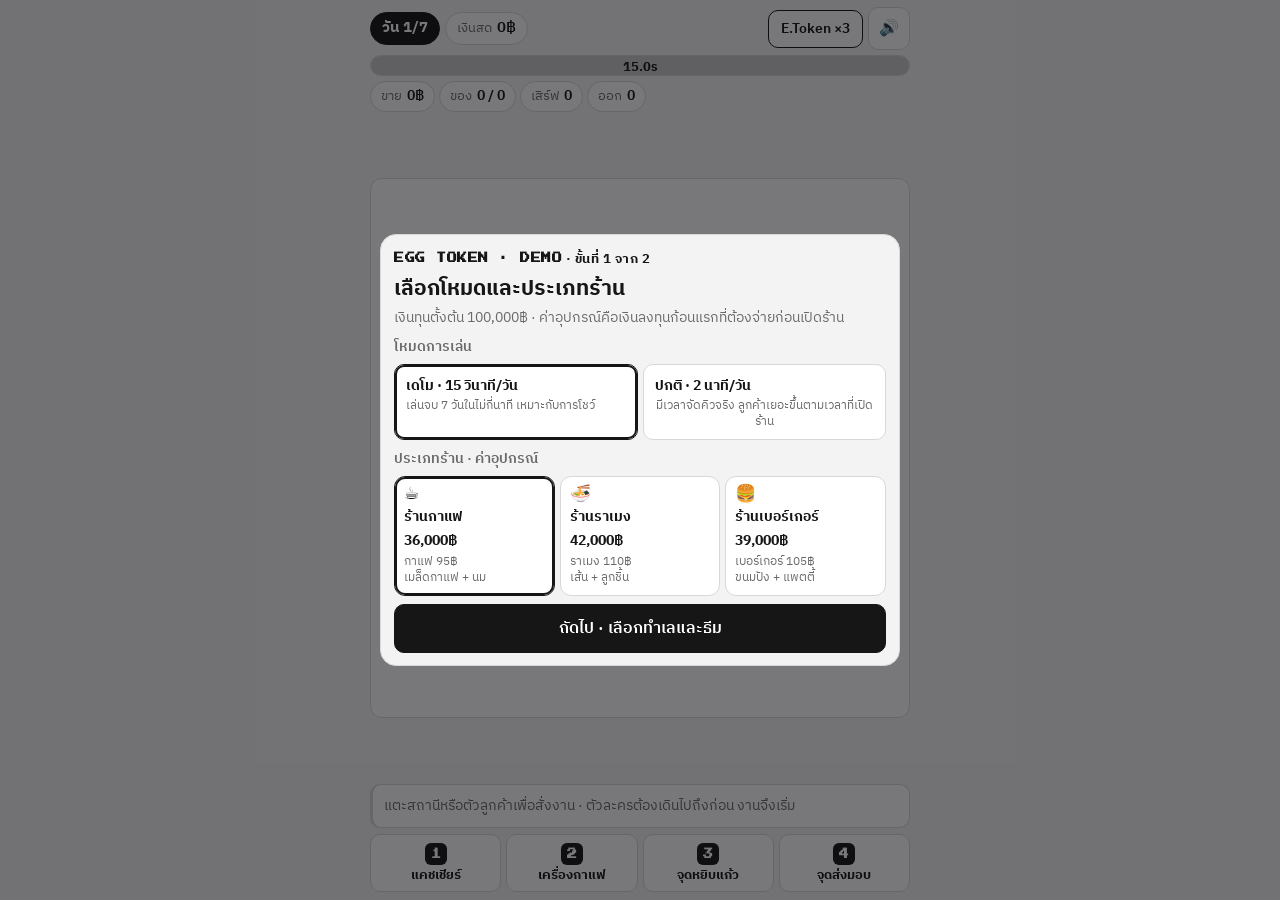
<file: index.html>
<!DOCTYPE html>
<html lang="th">
<head>
<meta charset="utf-8">
<meta name="viewport" content="width=device-width, initial-scale=1, viewport-fit=cover">
<title>Egg Token · เกมบริหารร้าน (เดโม)</title>
<meta name="description" content="เดโมเกมบริหารร้านแบบ Pixel Art — ลงมือทำเองก่อน แล้วค่อยตัดสินใจว่าจะจ้างคน ซื้ออุปกรณ์ หรือใช้ E.Token ตรงไหน">
<link rel="preconnect" href="https://fonts.googleapis.com">
<link rel="preconnect" href="https://fonts.gstatic.com" crossorigin>
<link href="https://fonts.googleapis.com/css2?family=IBM+Plex+Sans+Thai:wght@400;500;600;700&family=Press+Start+2P&display=swap" rel="stylesheet">
<link rel="stylesheet" href="css/game.css">
</head>
<body data-theme="modern">

<div class="wrap">
  <header class="hud">
    <div class="hud-row">
      <span class="chip solo" id="hud-day">วัน 1/7</span>
      <span class="chip"><i>เงินสด</i><b id="hud-cash">0฿</b></span>
      <span class="spacer"></span>
      <button id="hud-token" class="btn token">E.Token ×3</button>
      <button id="hud-mute" class="btn icon" title="เสียง">🔊</button>
    </div>
    <div class="timer"><div class="timer-fill" id="hud-bar"></div><span id="hud-clock">15.0s</span></div>
    <div class="hud-row small">
      <span class="chip"><i>ขาย</i><b id="hud-sales">0฿</b></span>
      <span class="chip"><i>ของ</i><b id="hud-stock">0 / 0</b></span>
      <span class="chip"><i>เสิร์ฟ</i><b id="hud-served">0</b></span>
      <span class="chip"><i>ออก</i><b id="hud-left">0</b></span>
      <span class="chip hidden"><i>★</i><b id="hud-rating">0.0</b></span>
    </div>
  </header>

  <div class="stage" id="stage">
    <canvas id="game" width="192" height="192" aria-label="หน้าร้าน"></canvas>
    <div id="toast" class="toast hidden"></div>
  </div>

  <div id="hint" class="hint">แตะสถานีหรือตัวลูกค้าเพื่อสั่งงาน · ตัวละครต้องเดินไปถึงก่อน งานจึงเริ่ม</div>

  <div id="stations" class="stations"></div>
</div>

<div id="overlay" class="overlay hidden"><div id="sheet" class="sheet"></div></div>

<script src="js/config.js"></script>
<script src="js/sprites.js"></script>
<script src="js/audio.js"></script>
<script src="js/world.js"></script>
<script src="js/actors.js"></script>
<script src="js/game.js"></script>
<script src="js/ui.js"></script>
</body>
</html>
</file>
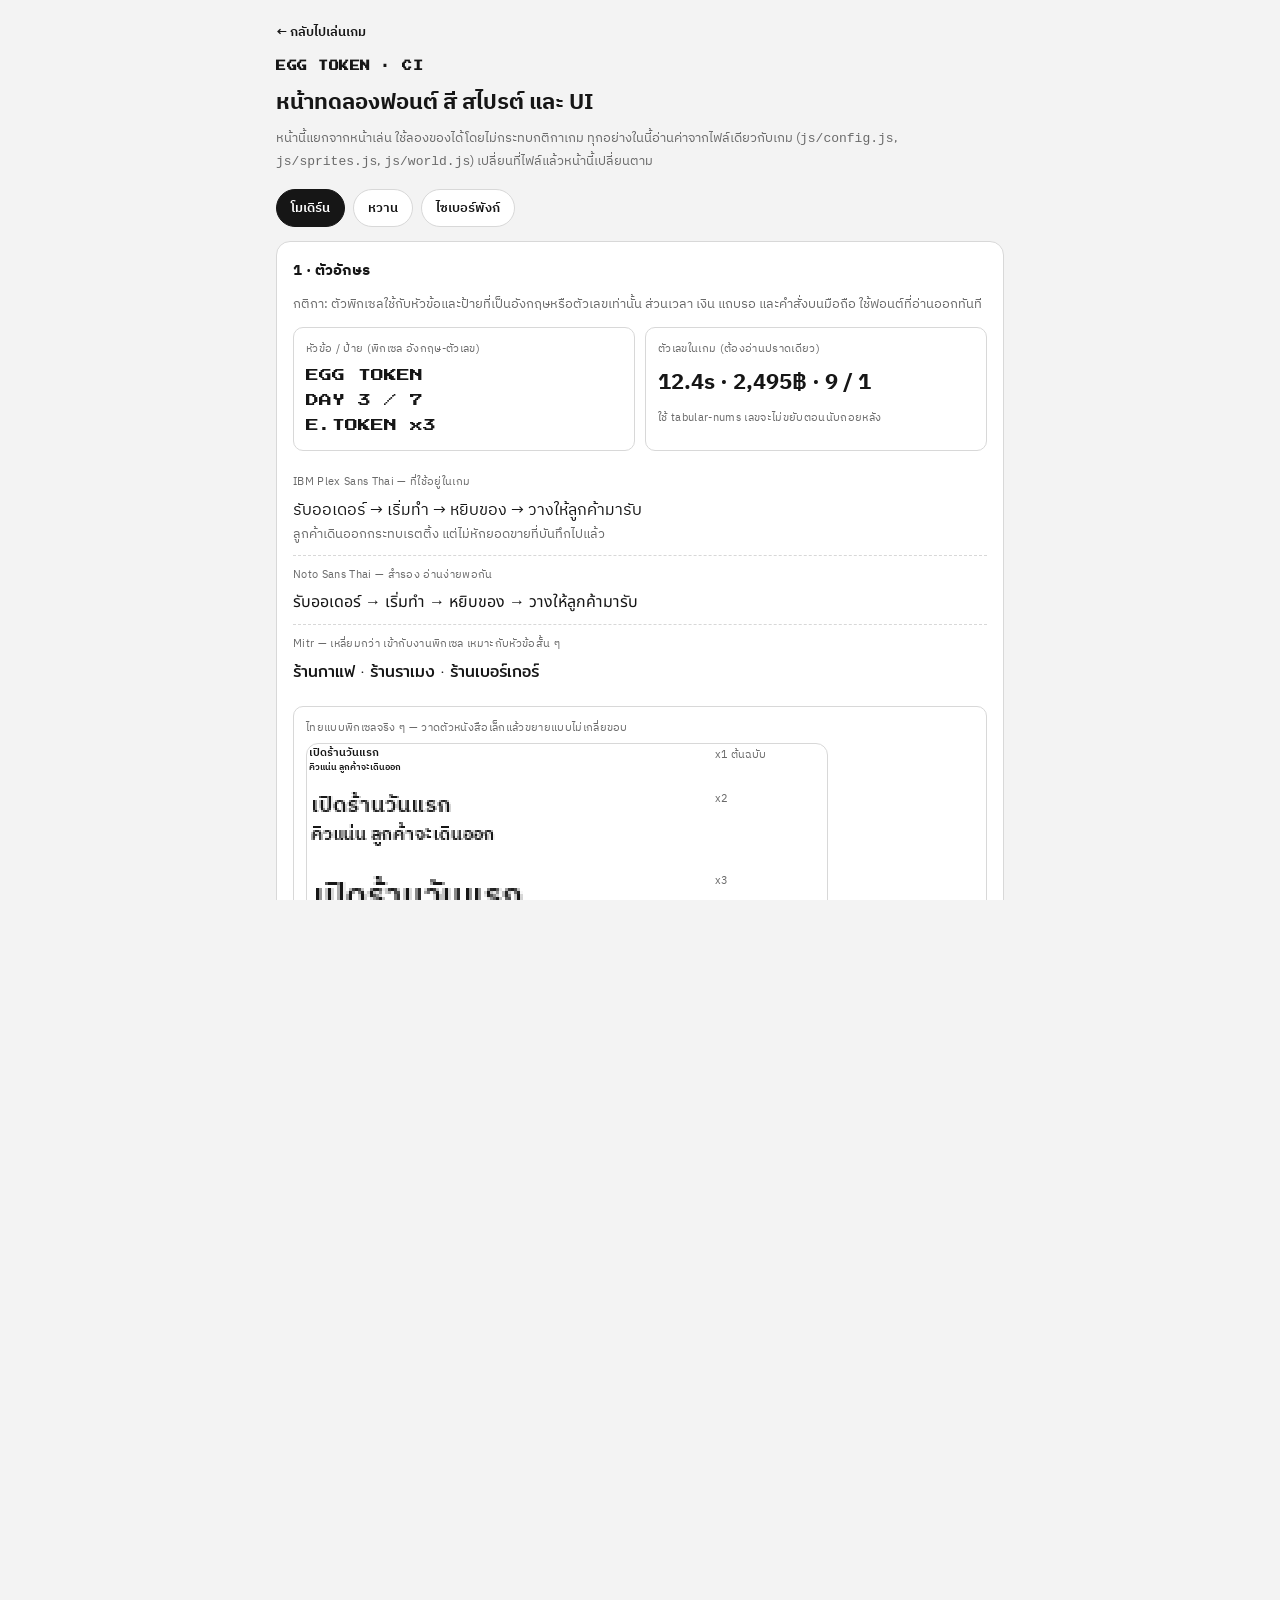
<file: ci.html>
<!DOCTYPE html>
<html lang="th">
<head>
<meta charset="utf-8">
<meta name="viewport" content="width=device-width, initial-scale=1">
<title>Egg Token · CI หน้าทดลองฟอนต์ สี และสไปรต์</title>
<link rel="preconnect" href="https://fonts.googleapis.com">
<link rel="preconnect" href="https://fonts.gstatic.com" crossorigin>
<link href="https://fonts.googleapis.com/css2?family=IBM+Plex+Sans+Thai:wght@400;500;600;700&family=Mitr:wght@400;500;600&family=Noto+Sans+Thai:wght@400;600;700&family=Press+Start+2P&display=swap" rel="stylesheet">
<link rel="stylesheet" href="css/game.css">
<style>
  .page { max-width: 760px; margin: 0 auto; padding: 18px 16px 60px; }
  .page h1 { font-size: 22px; margin: 0 0 6px; }
  .page h2 { font-size: 15px; margin: 0 0 10px; color: var(--text); font-weight: 700; }
  .sec { background: var(--panel); border: 1px solid var(--line); border-radius: 14px; padding: 16px; margin-bottom: 14px; }
  .sec > p { font-size: 13px; line-height: 1.7; color: var(--sub); margin: 0 0 12px; }
  .bar { display: flex; flex-wrap: wrap; gap: 8px; align-items: center; margin-bottom: 14px; }
  .pill { appearance: none; border: 1px solid var(--line); background: var(--panel); color: var(--text);
          border-radius: 999px; padding: 7px 14px; font-family: var(--sans); font-size: 13px; font-weight: 600; cursor: pointer; }
  .pill.on { background: var(--accent); color: var(--accent-ink); border-color: var(--accent); }
  .grid { display: grid; gap: 10px; }
  .g2 { grid-template-columns: repeat(auto-fit, minmax(220px, 1fr)); }
  .g3 { grid-template-columns: repeat(auto-fit, minmax(150px, 1fr)); }
  .box { border: 1px solid var(--line); border-radius: 10px; padding: 12px; }
  .label { font-size: 11px; color: var(--sub); margin-bottom: 6px; letter-spacing: .03em; }
  canvas.show { image-rendering: pixelated; display: block; background: transparent; }
  .sw { display: flex; align-items: center; gap: 8px; font-size: 12px; padding: 4px 0; }
  .sw i { width: 22px; height: 22px; border-radius: 6px; border: 1px solid rgba(128,128,128,.35); display: block; }
  .sw code { font-family: 'Courier New', monospace; font-size: 11px; color: var(--sub); }
  .type-row { padding: 10px 0; border-bottom: 1px dashed var(--line); }
  .type-row:last-child { border-bottom: 0; }
  .f-pixel { font-family: 'Press Start 2P', monospace; font-size: 13px; line-height: 1.9; }
  .f-plex { font-family: 'IBM Plex Sans Thai', sans-serif; }
  .f-noto { font-family: 'Noto Sans Thai', sans-serif; }
  .f-mitr { font-family: 'Mitr', sans-serif; }
  .num { font-variant-numeric: tabular-nums; font-weight: 700; }
  .do, .dont { font-size: 12.5px; line-height: 1.7; padding-left: 20px; position: relative; margin: 4px 0; }
  .do::before { content: '✓'; position: absolute; left: 0; color: #1f9254; font-weight: 700; }
  .dont::before { content: '✕'; position: absolute; left: 0; color: #d4453c; font-weight: 700; }
  .back { display: inline-block; font-size: 13px; margin-bottom: 14px; color: var(--accent); text-decoration: none; font-weight: 600; }
  .mini-hud { display: flex; flex-wrap: wrap; gap: 6px; }
</style>
</head>
<body data-theme="modern">
<div class="page">
  <a class="back" href="index.html">← กลับไปเล่นเกม</a>
  <div class="kicker"><span class="pix">EGG TOKEN · CI</span></div>
  <h1>หน้าทดลองฟอนต์ สี สไปรต์ และ UI</h1>
  <p style="font-size:13px;line-height:1.7;color:var(--sub);margin:0 0 16px">
    หน้านี้แยกจากหน้าเล่น ใช้ลองของได้โดยไม่กระทบกติกาเกม ทุกอย่างในนี้อ่านค่าจากไฟล์เดียวกับเกม
    (<code>js/config.js</code>, <code>js/sprites.js</code>, <code>js/world.js</code>) เปลี่ยนที่ไฟล์แล้วหน้านี้เปลี่ยนตาม
  </p>

  <div class="bar" id="theme-bar"></div>

  <div class="sec">
    <h2>1 · ตัวอักษร</h2>
    <p>กติกา: ตัวพิกเซลใช้กับหัวข้อและป้ายที่เป็นอังกฤษหรือตัวเลขเท่านั้น ส่วนเวลา เงิน แถบรอ และคำสั่งบนมือถือ ใช้ฟอนต์ที่อ่านออกทันที</p>
    <div class="grid g2">
      <div class="box">
        <div class="label">หัวข้อ / ป้าย (พิกเซล อังกฤษ-ตัวเลข)</div>
        <div class="f-pixel">EGG TOKEN<br>DAY 3 / 7<br>E.TOKEN x3</div>
      </div>
      <div class="box">
        <div class="label">ตัวเลขในเกม (ต้องอ่านปราดเดียว)</div>
        <div class="num" style="font-size:22px">12.4s · 2,495฿ · 9 / 1</div>
        <div class="label" style="margin-top:8px">ใช้ tabular-nums เลขจะไม่ขยับตอนนับถอยหลัง</div>
      </div>
    </div>
    <div style="margin-top:12px">
      <div class="type-row">
        <div class="label">IBM Plex Sans Thai — ที่ใช้อยู่ในเกม</div>
        <div class="f-plex" style="font-size:16px">รับออเดอร์ → เริ่มทำ → หยิบของ → วางให้ลูกค้ามารับ</div>
        <div class="f-plex" style="font-size:12.5px;color:var(--sub)">ลูกค้าเดินออกกระทบเรตติ้ง แต่ไม่หักยอดขายที่บันทึกไปแล้ว</div>
      </div>
      <div class="type-row">
        <div class="label">Noto Sans Thai — สำรอง อ่านง่ายพอกัน</div>
        <div class="f-noto" style="font-size:16px">รับออเดอร์ → เริ่มทำ → หยิบของ → วางให้ลูกค้ามารับ</div>
      </div>
      <div class="type-row">
        <div class="label">Mitr — เหลี่ยมกว่า เข้ากับงานพิกเซล เหมาะกับหัวข้อสั้น ๆ</div>
        <div class="f-mitr" style="font-size:16px">ร้านกาแฟ · ร้านราเมง · ร้านเบอร์เกอร์</div>
      </div>
    </div>
    <div class="box" style="margin-top:12px">
      <div class="label">ไทยแบบพิกเซลจริง ๆ — วาดตัวหนังสือเล็กแล้วขยายแบบไม่เกลี่ยขอบ</div>
      <canvas id="thai-pixel" class="show" width="520" height="250" style="max-width:100%"></canvas>
      <p style="margin:10px 0 0">
        ยังไม่มีฟอนต์พิกเซลไทยฟรีที่ครบวรรณยุกต์ วิธีนี้ใช้ฟอนต์ไทยปกติวาดลงแคนวาสขนาดเล็กแล้วขยายเป็นเท่าตัว
        ได้ความรู้สึกพิกเซลโดยไม่ต้องทำฟอนต์เอง เหมาะกับหัวข้อหรือป้ายสั้น ๆ ไม่เหมาะกับข้อความยาวหรือตัวเลขที่ต้องอ่านเร็ว
      </p>
    </div>
  </div>

  <div class="sec">
    <h2>2 · สีตามธีม</h2>
    <p id="theme-desc"></p>
    <div class="grid g2">
      <div class="box"><div class="label">สีในฉาก</div><div id="pal-game"></div></div>
      <div class="box"><div class="label">สีหน้าจอ UI</div><div id="pal-ui"></div></div>
    </div>
  </div>

  <div class="sec">
    <h2>3 · หน้าร้านและสถานี</h2>
    <p>ผังเดียวกับในเกม ตัวเลข 1–4 ตรงกับปุ่มคำสั่งด้านล่างจอ · ③ อยู่ด้านหลังข้างจุดส่งมอบ แยกจาก ② ชัดเจน · ของตกแต่งเป็นภาพอย่างเดียว ไม่กินช่องเดิน</p>
    <canvas id="room" class="show" width="384" height="384" style="max-width:100%"></canvas>
    <div class="grid g3" style="margin-top:12px">
      <div class="box"><div class="label">① แคชเชียร์</div><div style="font-size:12.5px;line-height:1.6">รับออเดอร์เมื่อลูกค้ามาถึงเคาน์เตอร์ ถือของอยู่จะรับไม่ได้</div></div>
      <div class="box"><div class="label">② เครื่อง / ช่องส่งตั๋ว</div><div style="font-size:12.5px;line-height:1.6" id="s2-note"></div></div>
      <div class="box"><div class="label">③ จุดของออก</div><div style="font-size:12.5px;line-height:1.6">ของขึ้นเมื่อทำเสร็จเท่านั้น ไม่วางของเปล่าหลอกตา</div></div>
      <div class="box"><div class="label">④ จุดส่งมอบ</div><div style="font-size:12.5px;line-height:1.6">วางแล้วลูกค้าเดินมารับเองตามคิว รับพร้อมกันได้ 2 คน</div></div>
    </div>
  </div>

  <div class="sec">
    <h2>4 · ตัวละคร</h2>
    <p>วาดจากสี่เหลี่ยมพิกเซลล้วน เปลี่ยนสีได้ทั้งชุด ผิว ผม ไม่มีไฟล์ภาพภายนอก</p>
    <canvas id="people" class="show" width="720" height="150" style="max-width:100%"></canvas>
  </div>

  <div class="sec">
    <h2>5 · ของในร้านและแถบรอ</h2>
    <canvas id="items" class="show" width="720" height="120" style="max-width:100%"></canvas>
    <p style="margin-top:10px">แถบความอดทนกว้าง 10 พิกเซล เขียว → เหลือง → แดง ต้องอ่านออกว่าใครใกล้เดินออกโดยไม่ต้องเพ่ง</p>
  </div>

  <div class="sec">
    <h2>6 · ชิ้นส่วน UI</h2>
    <div class="mini-hud" style="margin-bottom:12px">
      <span class="chip solo">วัน 3/7</span>
      <span class="chip"><i>เงินสด</i><b>3,485฿</b></span>
      <span class="chip"><i>ยอดวันนี้</i><b>520฿</b></span>
      <span class="chip"><i>สต็อก</i><b class="low">2 / 5</b></span>
      <span class="chip"><i>เรตติ้ง</i><b>3.2 ★</b></span>
    </div>
    <div class="timer" style="margin-bottom:12px"><div class="timer-fill" style="width:62%"></div><span>9.3s</span></div>
    <div class="stations" style="margin-bottom:12px">
      <button class="sbtn"><i>1</i>แคชเชียร์</button>
      <button class="sbtn"><i>2</i>เครื่องกาแฟ</button>
      <button class="sbtn"><i>3</i>จุดหยิบแก้ว</button>
      <button class="sbtn alert"><i>4</i>จุดส่งมอบ</button>
    </div>
    <div class="hint on" style="margin-bottom:12px">แตะจุดส่งมอบ แล้ววางไว้ ลูกค้าจะเดินมารับเอง</div>
    <div class="sheet-foot two" style="max-width:360px">
      <button class="btn">เก็บเงินสดไว้</button>
      <button class="btn primary">ลงทุนขยายต่อ</button>
    </div>
  </div>

  <div class="sec">
    <h2>7 · สรุปกติกาที่ใช้ตัดสินใจ</h2>
    <p class="do">ตัวพิกเซลใช้กับ EGG TOKEN, DAY 3 / 7, E.TOKEN — ของสั้นและเป็นป้าย</p>
    <p class="do">เวลา เงิน จำนวนคน ใช้ฟอนต์ปกติ ตัวหนา เลขความกว้างเท่ากัน</p>
    <p class="do">สีบอกสถานะต้องต่างกันพอในทุกธีม เขียว เหลือง แดง ใช้ชุดเดียวกันทั้งเกม</p>
    <p class=do>ธีมพื้นมืด ใช้ dark mode สีม่วงน้ำเงินกลาง ไม่ใช้ดำสนิท ของทุกชิ้นต้องตัดกับพื้นได้เอง</p>
    <p class=do>ธีมพื้นมืดใส่ rim รอบตัวละคร คนที่ขยับจะเด่นกว่าฉากหลังเสมอ</p>
    <p class="dont">ไม่เอาตัวพิกเซลมาใช้กับประโยคไทยยาว ๆ หรือคำสั่งที่ต้องอ่านตอนคิวแน่น</p>
    <p class="dont">ไม่ใช้สีธีมมาแทนสีบอกสถานะ ธีมไซเบอร์พังก์สีจัดอยู่แล้ว แถบรอจะกลืน</p>
  </div>
</div>

<script src="js/config.js"></script>
<script src="js/sprites.js"></script>
<script src="js/world.js"></script>
<script>
let themeKey = 'modern';

function applyThemeCI(t) {
  const r = document.documentElement;
  r.style.setProperty('--bg', t.ui.bg);
  r.style.setProperty('--panel', t.ui.panel);
  r.style.setProperty('--text', t.ui.text);
  r.style.setProperty('--sub', t.ui.sub);
  r.style.setProperty('--accent', t.ui.accent);
  r.style.setProperty('--line', t.ui.line);
  r.style.setProperty('--accent-ink', t.key === 'cyber' ? '#0c0a18' : '#ffffff');
  PERSON_RIM = t.pal.rim || null;
  document.body.dataset.theme = t.key;
}

function swatches(el, obj) {
  el.innerHTML = Object.keys(obj).map(k =>
    `<div class="sw"><i style="background:${obj[k]}"></i><span>${k}</span><code>${obj[k]}</code></div>`).join('');
}

function drawRoomCI() {
  const c = document.getElementById('room');
  const ctx = c.getContext('2d');
  ctx.imageSmoothingEnabled = false;
  ctx.clearRect(0, 0, c.width, c.height);
  ctx.save();
  ctx.scale(2, 2);
  const pal = THEMES[themeKey].pal;
  drawRoom(ctx, pal, { machine: [{ busy: true }] });
  drawDecor(ctx, pal, { machine: [{ busy: true }], t: 1.2, shopItem: SHOPS.coffee.item });
  drawStationBadges(ctx, pal);
  // ของตัวอย่างบนเคาน์เตอร์และชั้นพัก
  const item = SHOPS.coffee.item;
  drawArt(ctx, item, TRAY_TILE[0] * TILE - 4, TRAY_TILE[1] * TILE + 5, 1);
  drawArt(ctx, item, TRAY_TILE[0] * TILE + 2, TRAY_TILE[1] * TILE + 5, 1);
  drawArt(ctx, item, STATIONS.handoff.obj[0] * TILE + 1, 4 * TILE + 3, 1);
  drawArt(ctx, 'crate', DOOR_TILE[0] * TILE + 4, DOOR_TILE[1] * TILE + 4, 1);
  // ตัวละครตัวอย่าง
  const t = THEMES[themeKey];
  drawPerson(ctx, STATIONS.cashier.stand[0] * TILE, STATIONS.cashier.stand[1] * TILE - 5, crewPal(t, 'owner'), 'down', 0, { apron: true });
  drawPerson(ctx, STATIONS.cashier.cust[0] * TILE, STATIONS.cashier.cust[1] * TILE - 5, t.people[0], 'up', 0, {});
  drawBar(ctx, STATIONS.cashier.cust[0] * TILE + 3, STATIONS.cashier.cust[1] * TILE - 12, 10, 0.72);
  drawPerson(ctx, 2 * TILE, 2 * TILE - 5, crewPal(t, 'staff'), 'down', 1, { apron: true });
  drawPerson(ctx, 5 * TILE, 6 * TILE - 5, t.people[1], 'up', 0, {});
  drawBar(ctx, 5 * TILE + 3, 6 * TILE - 12, 10, 0.34);
  const rp = crewPal(t, 'rider');
  drawPerson(ctx, 8 * TILE, 9 * TILE - 5, rp, 'down', 0, { helmet: rp.helmet });
  ctx.restore();
}

function drawPeopleCI() {
  const c = document.getElementById('people');
  const ctx = c.getContext('2d');
  ctx.imageSmoothingEnabled = false;
  ctx.clearRect(0, 0, c.width, c.height);
  const t = THEMES[themeKey];
  const cast = [
    ['เจ้าของ', crewPal(t, 'owner'), { apron: true }],
    ['พนักงาน', crewPal(t, 'staff'), { apron: true }],
    ['ไรเดอร์', crewPal(t, 'rider'), { helmet: crewPal(t, 'rider').helmet }],
    ['ลูกค้า 1', t.people[0], {}],
    ['ลูกค้า 2', t.people[1], {}],
    ['ลูกค้า 3', t.people[2], {}],
    ['ลูกค้า 4', t.people[3], {}]
  ];
  ctx.save();
  ctx.scale(3, 3);
  const faces = ['down', 'left', 'right', 'up'];
  cast.forEach((row, i) => {
    faces.forEach((f, j) => {
      drawPerson(ctx, i * 34 + (j % 2) * 17, (j < 2 ? 2 : 22), row[1], f, j % 2, row[2]);
    });
  });
  ctx.restore();
  ctx.fillStyle = getComputedStyle(document.body).getPropertyValue('--sub');
  ctx.font = '11px "IBM Plex Sans Thai", sans-serif';
  ctx.textAlign = 'left';
  cast.forEach((row, i) => ctx.fillText(row[0], i * 102 + 2, 136));
}

function drawItemsCI() {
  const c = document.getElementById('items');
  const ctx = c.getContext('2d');
  ctx.imageSmoothingEnabled = false;
  ctx.clearRect(0, 0, c.width, c.height);
  const names = ['cup', 'bowl', 'burger', 'coin', 'crate', 'ticket', 'bag'];
  ctx.save();
  ctx.scale(4, 4);
  names.forEach((n, i) => drawArt(ctx, n, i * 11 + 1, 2, 1));
  drawBike(ctx, names.length * 11 + 2, 2, '#17a34a');
  [1, .62, .34, .12].forEach((v, i) => drawBar(ctx, i * 14 + 2, 14, 10, v));
  ctx.restore();
  ctx.fillStyle = getComputedStyle(document.body).getPropertyValue('--sub');
  ctx.font = '11px "IBM Plex Sans Thai", sans-serif';
  ctx.fillText('ของในร้าน · มอเตอร์ไซค์ไรเดอร์', 4, 100);
  ctx.fillText('แถบความอดทน 100% → 12%', 240, 100);
}

function drawThaiPixel() {
  const c = document.getElementById('thai-pixel');
  const ctx = c.getContext('2d');
  ctx.clearRect(0, 0, c.width, c.height);
  const ink = getComputedStyle(document.body).getPropertyValue('--text').trim();
  const small = document.createElement('canvas');
  small.width = 130; small.height = 38;
  const s = small.getContext('2d');
  s.fillStyle = ink;
  s.font = '600 11px "IBM Plex Sans Thai", sans-serif';
  s.fillText('เปิดร้านวันแรก', 2, 12);
  s.font = '600 9px "IBM Plex Sans Thai", sans-serif';
  s.fillText('คิวแน่น ลูกค้าจะเดินออก', 2, 26);
  ctx.imageSmoothingEnabled = false;
  const ys = [0, 44, 126];
  [1, 2, 3].forEach((k, i) => {
    ctx.drawImage(small, 0, 0, 130, 38, 0, ys[i], 130 * k, 38 * k);
  });
  ctx.fillStyle = getComputedStyle(document.body).getPropertyValue('--sub');
  ctx.font = '11px "IBM Plex Sans Thai", sans-serif';
  ['x1 ต้นฉบับ', 'x2', 'x3'].forEach((t, i) => ctx.fillText(t, 408, 14 + [0, 44, 126][i]));
}

function render() {
  const t = THEMES[themeKey];
  applyThemeCI(t);
  document.getElementById('theme-desc').textContent = t.name + ' — ' + t.desc +
    ' · ลูกค้ามากลุ่มละ ' + (t.group[0] === t.group[1] ? t.group[0] : t.group[0] + '–' + t.group[1]) +
    ' คน · ความอดทน ×' + t.patience;
  swatches(document.getElementById('pal-game'), t.pal);
  swatches(document.getElementById('pal-ui'), t.ui);
  document.getElementById('s2-note').textContent =
    'ร้านกาแฟกดเริ่มชงล่วงหน้าได้ถ้าเครื่องว่าง ส่วนราเมงและเบอร์เกอร์ใช้ส่งตั๋วเข้าครัวเมื่อมีออเดอร์';
  drawRoomCI(); drawPeopleCI(); drawItemsCI();
  setTimeout(drawThaiPixel, 60);
}

const bar = document.getElementById('theme-bar');
bar.innerHTML = Object.values(THEMES).map(t =>
  `<button class="pill" data-k="${t.key}">${t.name}</button>`).join('');
bar.querySelectorAll('.pill').forEach(b => b.addEventListener('click', () => {
  themeKey = b.dataset.k;
  bar.querySelectorAll('.pill').forEach(x => x.classList.toggle('on', x.dataset.k === themeKey));
  render();
}));
bar.querySelector('.pill').classList.add('on');

if (document.fonts && document.fonts.ready) document.fonts.ready.then(render);
render();
</script>
</body>
</html>
</file>
<file: css/game.css>
/* ===========================================================
   Egg Token Demo — หน้าตา
   จัดให้ทุกหน้าพอดีจอ ไม่ต้องเลื่อนขึ้นลง
   ตัวพิกเซลใช้กับหัวข้อและป้ายอังกฤษเท่านั้น
   เวลา เงิน แถบรอ และคำสั่ง ใช้ฟอนต์ที่อ่านออกทันที
   =========================================================== */

:root {
  --bg: #f3f3f3;
  --panel: #ffffff;
  --text: #161616;
  --sub: #6a6a6a;
  --accent: #161616;
  --accent-ink: #ffffff;
  --line: #d8d8d8;
  --pos: #1f9254;
  --neg: #d4453c;
  --radius: 14px;
  --pixel: 'Press Start 2P', 'Courier New', monospace;
  --sans: 'IBM Plex Sans Thai', 'Noto Sans Thai', 'Leelawadee UI', system-ui, -apple-system, 'Segoe UI', sans-serif;
}

* { box-sizing: border-box; }

html, body {
  margin: 0;
  padding: 0;
  height: 100%;
  overflow: hidden;
  background: var(--bg);
  color: var(--text);
  font-family: var(--sans);
  -webkit-text-size-adjust: 100%;
}

.wrap {
  max-width: 560px;
  height: 100%;
  margin: 0 auto;
  padding: 7px 10px calc(8px + env(safe-area-inset-bottom));
  display: flex;
  flex-direction: column;
  gap: 6px;
  overflow: hidden;
}

/* ---------- HUD ---------- */
.hud { display: flex; flex-direction: column; gap: 5px; flex: 0 0 auto; }
.hud-row { display: flex; flex-wrap: nowrap; gap: 5px; align-items: center; }
.hud-row.small { flex-wrap: wrap; gap: 4px; }
.hud-row .spacer { flex: 1 1 auto; }

.chip {
  display: inline-flex;
  align-items: baseline;
  gap: 5px;
  background: var(--panel);
  border: 1px solid var(--line);
  border-radius: 999px;
  padding: 5px 11px;
  font-size: 14.5px;
  line-height: 1.5;
  white-space: nowrap;
}
.hud-row.small .chip { font-size: 13.5px; padding: 4px 10px; }
.chip i { color: var(--sub); font-style: normal; font-size: 12.5px; }
.chip b { font-variant-numeric: tabular-nums; font-weight: 600; }
.chip.solo { font-weight: 700; background: var(--accent); color: var(--accent-ink); border-color: var(--accent); }
#hud-stock.low { color: var(--neg); }

.timer {
  position: relative;
  height: 21px;
  background: var(--panel);
  border: 1px solid var(--line);
  border-radius: 999px;
  overflow: hidden;
  flex: 0 0 auto;
}
.timer-fill {
  position: absolute; inset: 0 auto 0 0;
  width: 100%;
  background: var(--accent);
  opacity: .22;
  transition: width .08s linear;
}
.timer.closing { border-color: #e2544a; }
.timer.closing .timer-fill { background: #e2544a; opacity: .3; }
.timer span {
  position: absolute; inset: 0;
  display: grid; place-items: center;
  font-size: 13px; font-weight: 700;
  font-variant-numeric: tabular-nums;
}

/* ---------- จอเล่น ---------- */
.stage {
  position: relative;
  flex: 1 1 auto;
  min-height: 0;
  display: flex;
  align-items: center;
  justify-content: center;
}
canvas {
  display: block;
  border-radius: 12px;
  border: 1px solid var(--line);
  background: var(--panel);
  image-rendering: pixelated;
  image-rendering: crisp-edges;
  touch-action: manipulation;
}

.toast {
  position: absolute;
  left: 8px; right: 8px;
  top: 8px;
  padding: 9px 12px;
  border-radius: 10px;
  font-size: 14px;
  line-height: 1.45;
  background: rgba(16,16,16,.86);
  color: #fff;
}
.hidden { display: none !important; }

.hint {
  flex: 0 0 auto;
  min-height: 44px;
  display: flex;
  align-items: center;
  padding: 8px 11px;
  border-radius: 10px;
  border: 1px solid var(--line);
  border-left: 3px solid var(--line);
  background: var(--panel);
  color: var(--sub);
  font-size: 14px;
  line-height: 1.35;
}
.hint.on { border-left-color: #ffb020; color: var(--text); font-weight: 600; }

/* ---------- ปุ่มสถานี ---------- */
.stations { display: grid; grid-template-columns: repeat(4, 1fr); gap: 5px; flex: 0 0 auto; }
.sbtn {
  appearance: none;
  border: 1px solid var(--line);
  background: var(--panel);
  color: var(--text);
  border-radius: 10px;
  padding: 8px 3px 7px;
  font-family: var(--sans);
  font-size: 13px;
  font-weight: 700;
  line-height: 1.2;
  display: flex; flex-direction: column; align-items: center; gap: 3px;
  cursor: pointer;
}
.sbtn i {
  font-family: var(--pixel);
  font-style: normal;
  font-size: 10px;
  width: 22px; height: 22px;
  display: grid; place-items: center;
  border-radius: 6px;
  background: var(--accent);
  color: var(--accent-ink);
}
.sbtn:active { transform: translateY(1px); }
.sbtn.alert { border-color: #ffb020; box-shadow: 0 0 0 2px rgba(255,176,32,.35); }
#door-btn { grid-column: span 4; flex-direction: row; justify-content: center; gap: 6px; padding: 5px; }

/* ---------- ปุ่มทั่วไป ---------- */
.btn {
  appearance: none;
  font-family: var(--sans);
  font-size: 15.5px;
  font-weight: 600;
  padding: 11px 15px;
  border-radius: 10px;
  border: 1px solid var(--line);
  background: var(--panel);
  color: var(--text);
  cursor: pointer;
}
.btn.primary { background: var(--accent); color: var(--accent-ink); border-color: var(--accent); }
.btn.token { font-size: 13.5px; padding: 7px 12px; border-color: var(--accent); white-space: nowrap; }
.btn.icon { padding: 7px 10px; font-size: 16px; }
.btn.sm { padding: 7px 13px; font-size: 18px; min-width: 44px; }
.btn[disabled] { opacity: .45; cursor: not-allowed; }

/* ---------- แผ่นซ้อน ---------- */
.overlay {
  position: fixed; inset: 0;
  background: rgba(10,10,14,.55);
  display: grid;
  place-items: center;
  padding: 8px;
  z-index: 20;
}
.sheet {
  width: 100%;
  max-width: 520px;
  max-height: calc(100% - 16px);
  background: var(--bg);
  border: 1px solid var(--line);
  border-radius: 16px;
  padding: 14px 13px 12px;
  display: flex;
  flex-direction: column;
  gap: 8px;
  overflow: hidden;
}
.sheet-head { flex: 0 0 auto; }
.sheet-body { flex: 1 1 auto; min-height: 0; overflow-y: auto; display: flex; flex-direction: column; gap: 8px; }
.kicker {
  font-family: var(--sans);
  font-size: 12.5px;
  font-weight: 700;
  letter-spacing: .04em;
  color: var(--accent);
  margin-bottom: 6px;
}
.kicker .pix { font-family: var(--pixel); font-size: 10px; letter-spacing: .5px; }
.sheet h1 { font-size: 21px; margin: 0 0 5px; line-height: 1.3; }
.sheet h2 { font-size: 13.5px; margin: 0 0 6px; color: var(--sub); font-weight: 600; }
.lead { margin: 0; font-size: 13.5px; line-height: 1.5; color: var(--sub); }

.group { margin: 0; }
.cards { display: grid; grid-template-columns: repeat(3, 1fr); gap: 5px; }
.cards.col { grid-template-columns: 1fr; }
.cards.two { grid-template-columns: 1fr 1fr; }
.card {
  appearance: none;
  text-align: left;
  background: var(--panel);
  border: 1px solid var(--line);
  border-radius: 11px;
  padding: 9px 9px;
  font-family: var(--sans);
  color: var(--text);
  cursor: pointer;
  display: flex; flex-direction: column; gap: 2px;
}
.card.wide { padding: 10px; }
.card.on { border-color: var(--accent); box-shadow: 0 0 0 2px var(--accent) inset; }
.card-icon { font-size: 17px; line-height: 1; }
.card-title { font-size: 14px; font-weight: 700; }
.card-cost { font-size: 13.5px; font-weight: 700; color: var(--accent); font-variant-numeric: tabular-nums; }
.card-sub { font-size: 12px; color: var(--sub); line-height: 1.35; }
.swatch { display: flex; gap: 2px; margin-bottom: 1px; }
.swatch i { width: 13px; height: 13px; border-radius: 3px; border: 1px solid rgba(0,0,0,.12); }

.facts { margin: 0; padding-left: 18px; font-size: 13.5px; line-height: 1.6; }
.facts b { font-variant-numeric: tabular-nums; }

.rows { background: var(--panel); border: 1px solid var(--line); border-radius: 11px; padding: 3px 12px; }
.rows.small { font-size: 12.5px; }
.row { display: flex; justify-content: space-between; gap: 10px; padding: 8px 0; font-size: 14.5px; border-bottom: 1px solid var(--line); }
.row:last-child { border-bottom: 0; }
.row span { color: var(--sub); }
.row b { font-variant-numeric: tabular-nums; white-space: nowrap; }
.row.total b { font-size: 17px; }
.pos { color: var(--pos); }
.neg { color: var(--neg); }

.note { font-size: 13px; color: var(--sub); line-height: 1.5; margin: 0; }
.note.warn { color: var(--neg); }

.stepper {
  display: flex; align-items: center; justify-content: space-between;
  background: var(--panel); border: 1px solid var(--line);
  border-radius: 11px; padding: 10px 11px;
}
.stepper-info { display: flex; flex-direction: column; gap: 1px; }
.stepper-info b { font-size: 15px; }
.stepper-info span { font-size: 12.5px; color: var(--sub); }
.stepper-ctl { display: flex; align-items: center; gap: 7px; }
.stepper-ctl span { min-width: 32px; text-align: center; font-size: 17px; font-weight: 700; font-variant-numeric: tabular-nums; }

.sheet-foot { flex: 0 0 auto; display: grid; gap: 6px; }
.sheet-foot.two { grid-template-columns: 1fr 1fr; }
.sheet-foot .btn { width: 100%; }

/* กล่องสรุปเงินลงทุนหน้าตั้งร้าน */
.invest-bar {
  display: grid;
  grid-template-columns: 1fr 1fr;
  gap: 4px 8px;
  background: var(--panel);
  border: 1px solid var(--line);
  border-radius: 11px;
  padding: 8px 11px;
}
.invest-bar > div { display: flex; justify-content: space-between; gap: 8px; align-items: baseline; font-size: 13.5px; }
.invest-bar span { color: var(--sub); }
.invest-bar b { font-variant-numeric: tabular-nums; white-space: nowrap; }
.invest-bar .hi b { font-size: 17px; }

/* รายการตรวจคุณสมบัติกู้เงิน */
.checks { display: flex; flex-direction: column; gap: 4px; }
.chk {
  display: flex; align-items: flex-start; gap: 7px;
  background: var(--panel); border: 1px solid var(--line);
  border-radius: 9px; padding: 8px 10px; font-size: 13px; line-height: 1.35;
}
.chk i { font-style: normal; font-weight: 700; width: 14px; text-align: center; flex: 0 0 auto; }
.chk.yes i { color: var(--pos); }
.chk.no i { color: var(--neg); }
.chk.no { border-color: rgba(212,69,60,.4); }
.chk em { display: block; font-style: normal; color: var(--sub); font-size: 12px; font-variant-numeric: tabular-nums; }

/* ปุ่มสลับโหมด */
.seg { display: grid; grid-template-columns: 1fr 1fr; gap: 5px; }
.seg button {
  appearance: none;
  border: 1px solid var(--line);
  background: var(--panel);
  color: var(--text);
  border-radius: 10px;
  padding: 9px 11px;
  font-family: var(--sans);
  cursor: pointer;
  display: flex; flex-direction: column; align-items: flex-start; gap: 1px;
}
.seg button.on { border-color: var(--accent); box-shadow: 0 0 0 2px var(--accent) inset; }
.seg b { font-size: 14px; }
.seg span { font-size: 12px; color: var(--sub); line-height: 1.3; }

/* จอเตี้ย: ลดระยะห่างและของประดับ ไม่ลดขนาดตัวหนังสือ */
@media (max-height: 750px) {
  .wrap { gap: 5px; padding: 5px 9px calc(6px + env(safe-area-inset-bottom)); }
  .hud { gap: 4px; }
  .sheet { padding: 12px 12px 11px; gap: 7px; }
  .card { padding: 7px 8px; }
  .card-icon { display: none; }
  .row { padding: 6px 0; }
  .sheet h1 { font-size: 19px; }
  .hint { min-height: 40px; }
}

/* หน้ากู้เงินแน่นเป็นพิเศษ จอเตี้ยให้ตัดส่วนที่ซ้ำกับการ์ดออก */
@media (max-height: 700px) {
  .branch .chk.yes em { display: none; }
  .branch .note { display: none; }
  .branch .rows .row:first-child { display: none; }
}

@media (max-height: 740px) {
  .ending .rows.small .row { padding: 3px 0; font-size: 12.5px; }
  .report .note { display: none; }
}

@media (max-height: 640px) {
  .seg span { display: none; }
  .lead { display: none; }
  .row { padding: 5px 0; }
}
</file>
